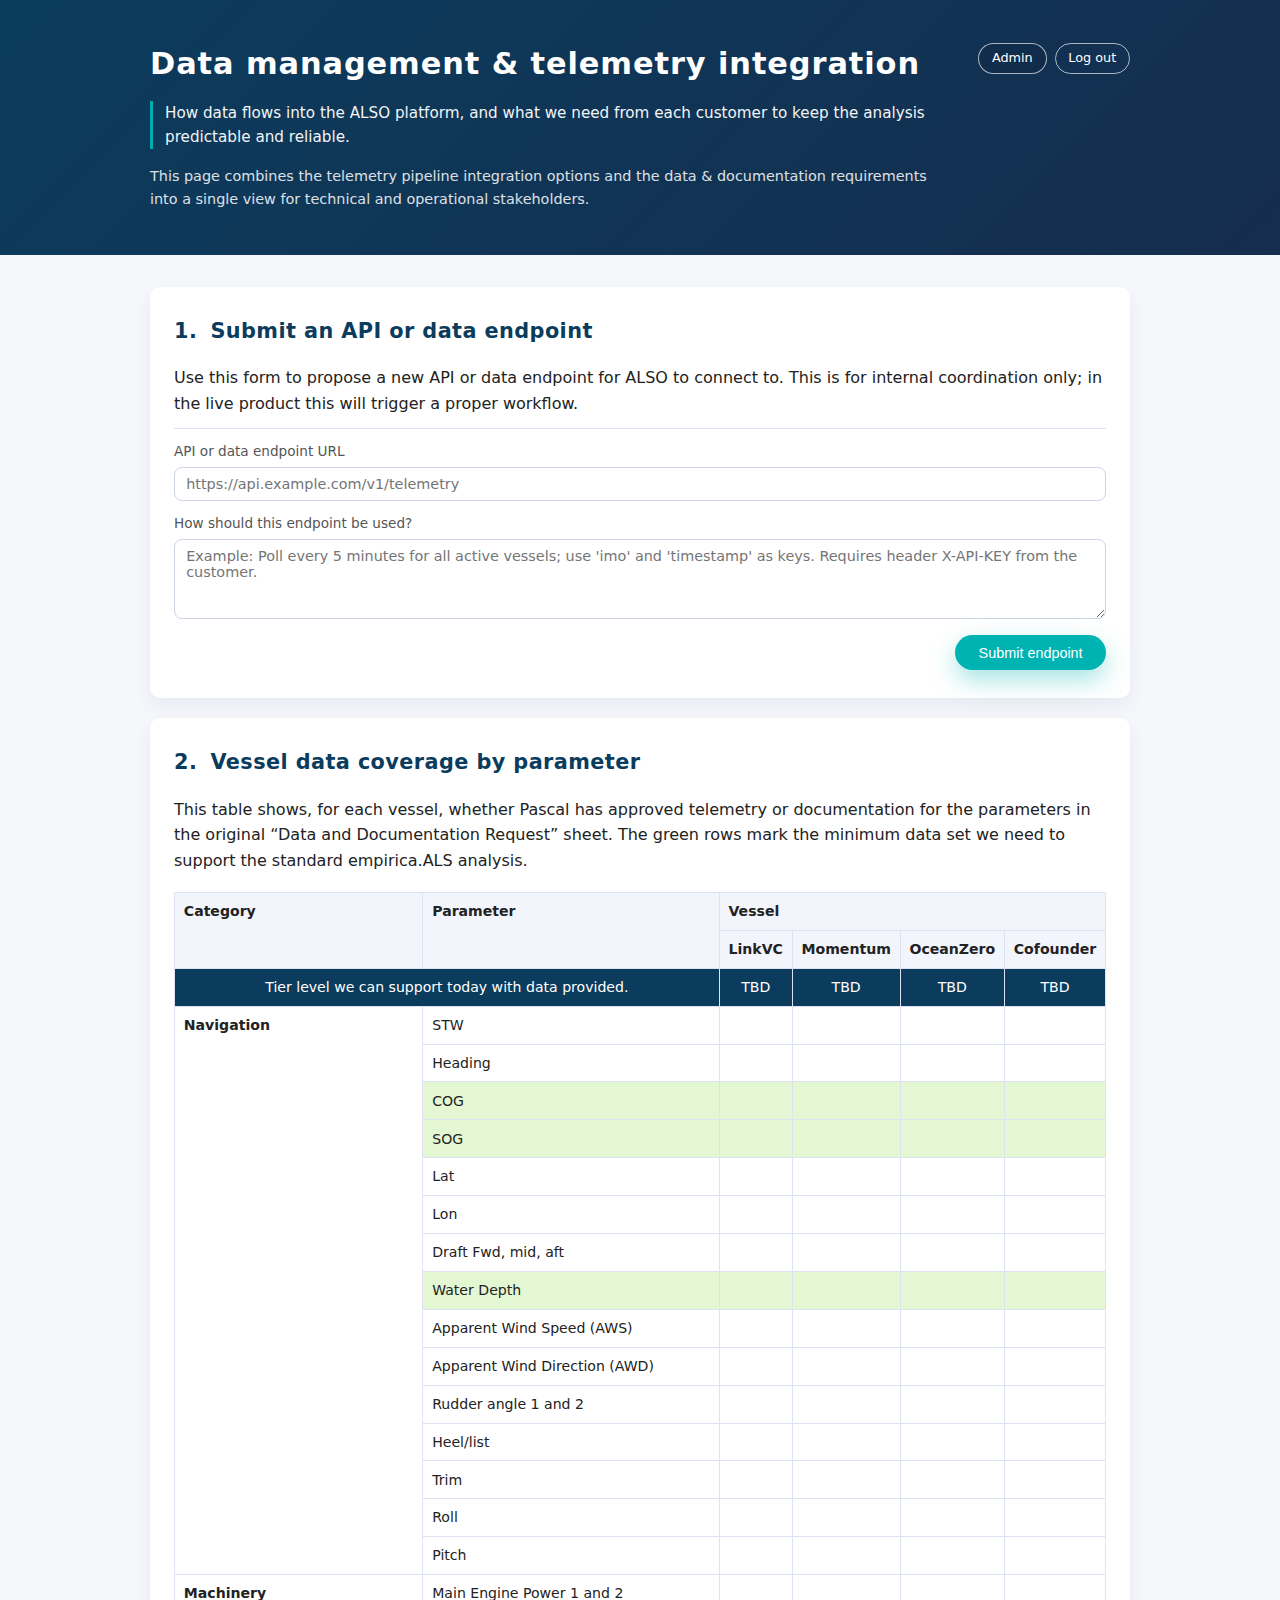
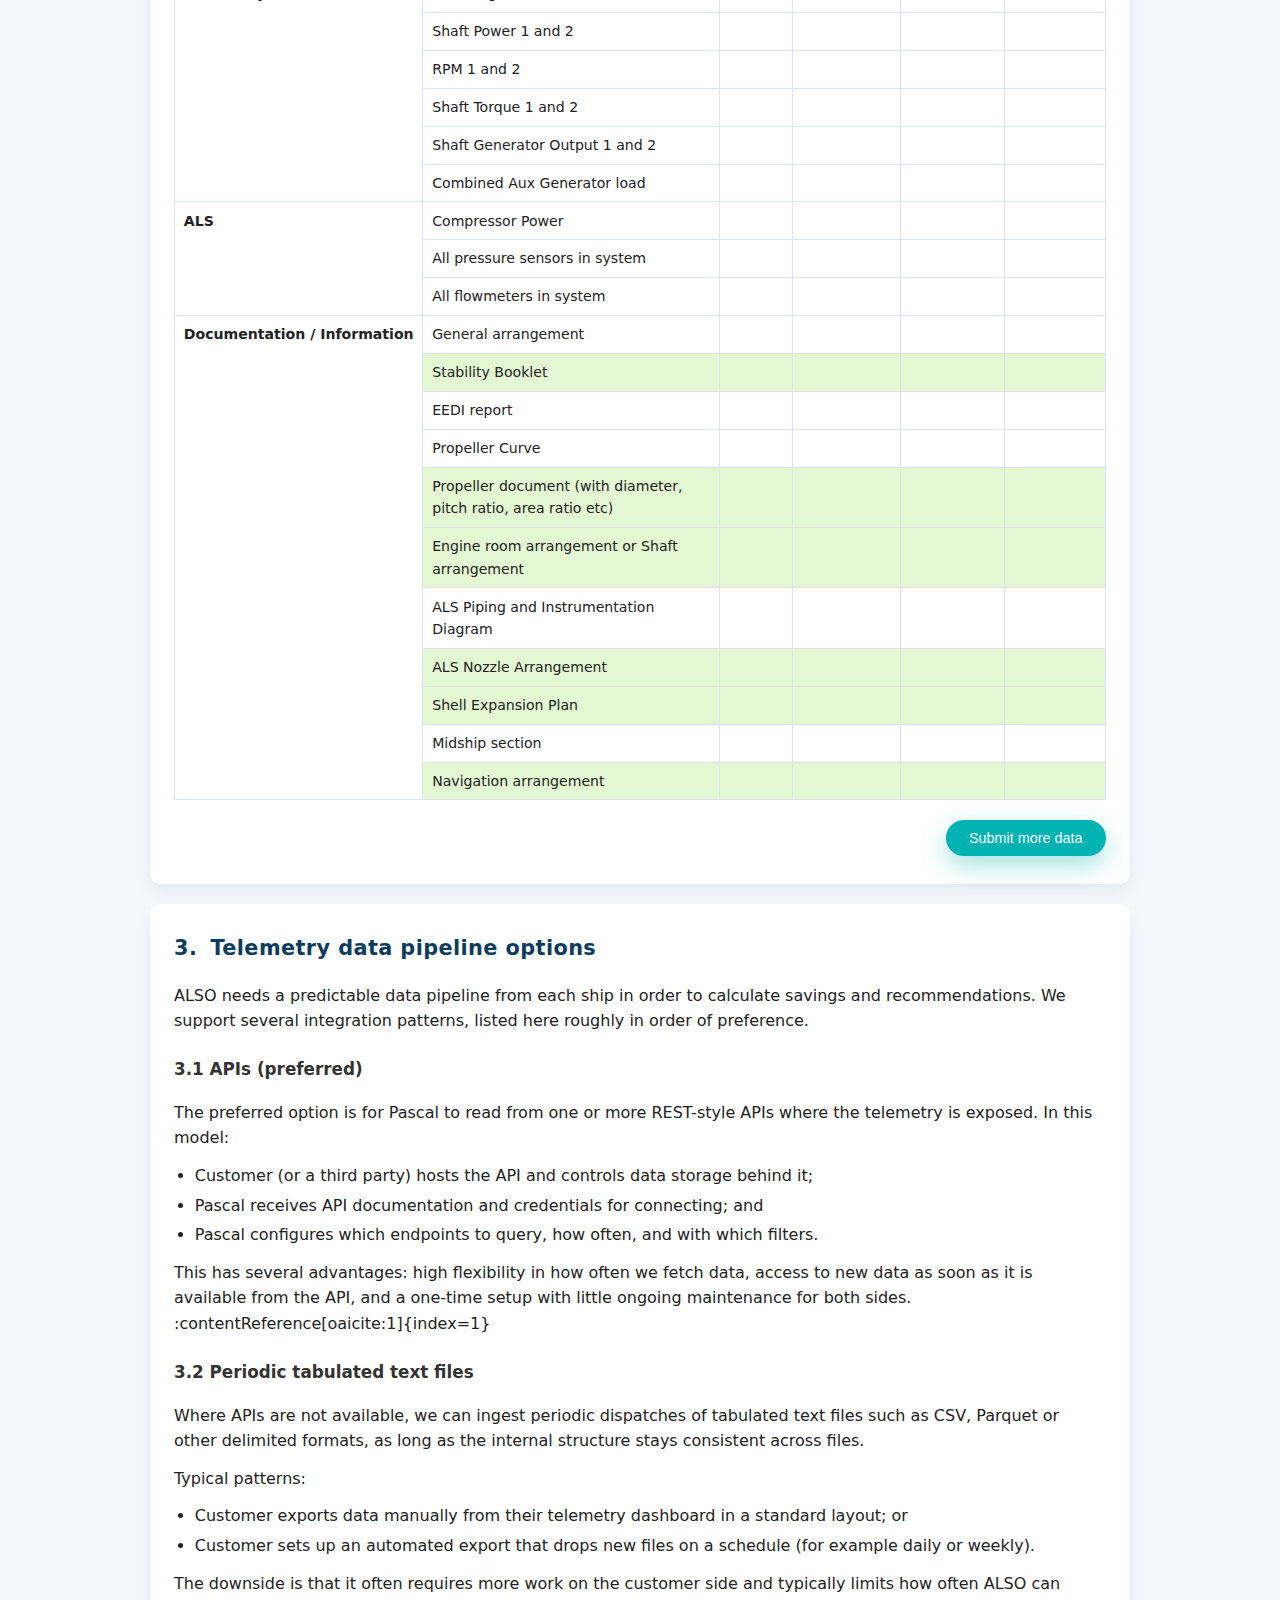
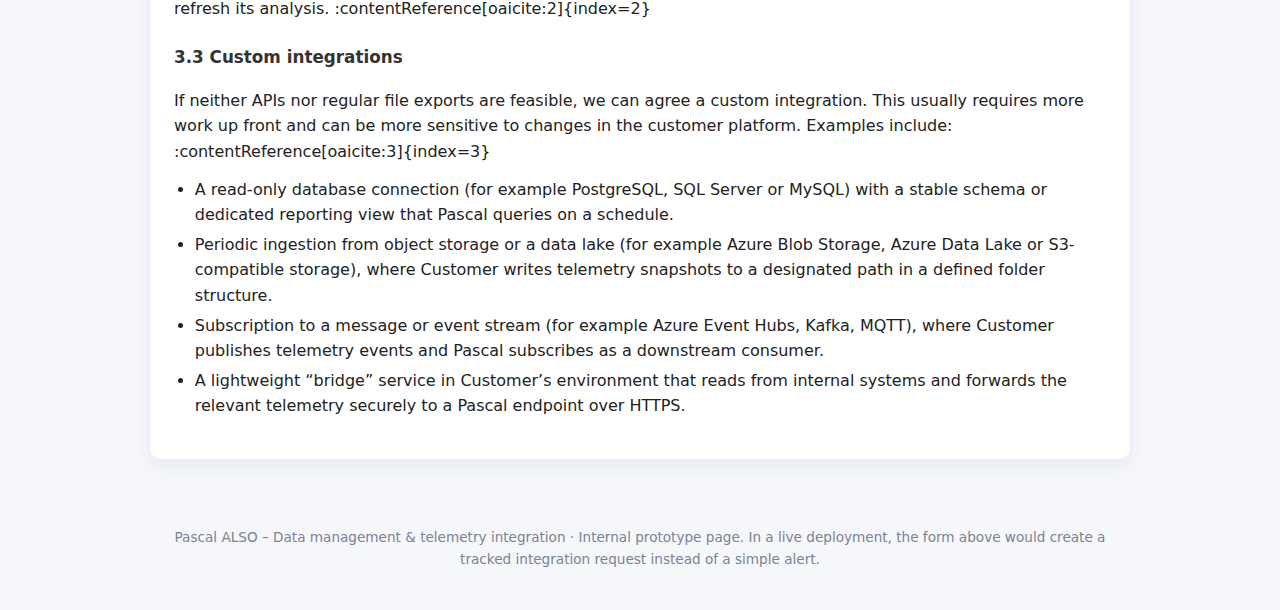
<file: data-management.html>
<!DOCTYPE html>
<html lang="en">
<head>
  <meta charset="utf-8" />
  <title>Pascal ALS – Data Management & Telemetry Integration</title>
  <meta name="viewport" content="width=device-width, initial-scale=1" />
  <meta name="description" content="Data management, telemetry integration and data & documentation requirements for the Pascal ALSO platform." />
  <style>
    :root {
      --primary: #0b3c5d;
      --accent: #00b3b3;
      --bg: #f5f7fb;
      --text: #222;
    }

    * {
      box-sizing: border-box;
    }

    body {
      margin: 0;
      font-family: system-ui, -apple-system, BlinkMacSystemFont, "Segoe UI", sans-serif;
      color: var(--text);
      background: var(--bg);
      line-height: 1.6;
    }

    header {
      background: linear-gradient(135deg, var(--primary), #152d4e);
      color: white;
      padding: 2.5rem 1.25rem;
    }

    .container {
      max-width: 980px;
      margin: 0 auto;
    }

    header h1 {
      margin: 0 0 0.5rem;
      font-size: 1.9rem;
      letter-spacing: 0.03em;
    }

    header p {
      margin: 0.2rem 0;
      max-width: 780px;
      opacity: 0.95;
    }

    header .meta {
      margin-top: 1rem;
      font-size: 0.9rem;
      opacity: 0.85;
    }

    main {
      padding: 2rem 1.25rem 3rem;
    }

    section {
      background: #fff;
      border-radius: 10px;
      padding: 1.75rem 1.5rem;
      margin-bottom: 1.25rem;
      box-shadow: 0 8px 18px rgba(15, 35, 95, 0.06);
    }

    h2 {
      margin-top: 0;
      font-size: 1.3rem;
      color: var(--primary);
      letter-spacing: 0.02em;
    }

    h3 {
      margin-top: 1.4rem;
      font-size: 1.05rem;
      color: #333;
    }

    p {
      margin: 0.35rem 0 0.75rem;
    }

    ul {
      padding-left: 1.3rem;
      margin: 0.1rem 0 0.75rem;
    }

    li {
      margin-bottom: 0.25rem;
    }

    .tagline {
      font-size: 0.95rem;
      border-left: 3px solid var(--accent);
      padding-left: 0.75rem;
      margin-top: 0.75rem;
    }

    .number {
      font-weight: 600;
      color: var(--primary);
      margin-right: 0.35rem;
    }

    .small {
      font-size: 0.9rem;
      opacity: 0.85;
    }

    .note {
      border-left: 3px solid var(--accent);
      padding-left: 0.75rem;
      margin: 0.25rem 0 0.8rem;
      font-size: 0.9rem;
      color: #444;
      background: #f5fbfb;
    }

    .table-scroll {
      overflow-x: auto;
    }

    table {
      border-collapse: collapse;
      width: 100%;
      margin: 0.4rem 0 1rem;
      font-size: 0.9rem;
    }

    th, td {
      border: 1px solid #dde3f3;
      padding: 0.45rem 0.55rem;
      text-align: left;
      vertical-align: top;
    }

    th {
      background: #f3f5fd;
      font-weight: 600;
      white-space: nowrap;
    }

    footer {
      text-align: center;
      font-size: 0.85rem;
      color: #7a8296;
      padding: 0 1.25rem 2.5rem;
    }

    a {
      color: var(--accent);
      text-decoration: none;
    }

    a:hover {
      text-decoration: underline;
    }

    /* API submission form at the top */
    .data-form {
      display: flex;
      flex-direction: column;
      gap: 0.75rem;
      margin-top: 0.75rem;
      padding-top: 0.75rem;
      border-top: 1px solid #dde3f3;
    }

    .data-form-row {
      display: flex;
      flex-wrap: wrap;
      gap: 0.75rem;
    }

    .data-field {
      display: flex;
      flex-direction: column;
      flex: 1 1 260px;
      min-width: 220px;
    }

    .data-field label {
      font-size: 0.85rem;
      color: #555;
      margin-bottom: 0.25rem;
    }

    .data-field input,
    .data-field textarea {
      padding: 0.5rem 0.7rem;
      border-radius: 0.5rem;
      border: 1px solid #cbd5e1;
      font-size: 0.9rem;
      font-family: inherit;
    }

    .data-field textarea {
      min-height: 80px;
      resize: vertical;
    }

    .data-field input:focus,
    .data-field textarea:focus {
      outline: 2px solid #38bdf8;
      outline-offset: 1px;
      border-color: #38bdf8;
    }

    .data-form-actions {
      display: flex;
      justify-content: flex-end;
      margin-top: 0.25rem;
    }

    .btn {
      display: inline-flex;
      align-items: center;
      justify-content: center;
      padding: 0.55rem 1.4rem;
      border-radius: 999px;
      border: 1px solid transparent;
      font-size: 0.9rem;
      font-weight: 500;
      cursor: pointer;
      text-decoration: none;
      white-space: nowrap;
      background: var(--accent);
      color: #ffffff;
      box-shadow: 0 10px 25px rgba(0, 179, 179, 0.35);
      transition:
        transform 0.15s ease,
        box-shadow 0.15s ease,
        background-color 0.15s ease,
        border-color 0.15s ease,
        color 0.15s ease;
    }

    .btn:hover {
      background: #039393;
      transform: translateY(-1px);
    }

    @media (max-width: 640px) {
      header {
        padding: 2rem 1.1rem;
      }

      main {
        padding: 1.5rem 1.1rem 2.5rem;
      }

      section {
        padding: 1.4rem 1.15rem;
      }
    }

        .header-top {
      display: flex;
      align-items: flex-start;
      justify-content: space-between;
      gap: 1.5rem;
    }

    .header-main {
      max-width: 780px;
    }

    .header-actions {
      display: flex;
      flex-direction: row;
      align-items: center;
      gap: 0.5rem;
      margin-top: 0.2rem;
    }

    .header-link {
      display: inline-flex;
      align-items: center;
      justify-content: center;
      padding: 0.25rem 0.8rem;
      border-radius: 999px;
      border: 1px solid rgba(255, 255, 255, 0.65);
      font-size: 0.8rem;
      text-decoration: none;
      color: #ffffff;
      background: rgba(15, 23, 42, 0.15);
      white-space: nowrap;
    }

    .header-link-ghost {
      background: transparent;
    }

    .header-link:hover {
      background: rgba(15, 23, 42, 0.28);
      text-decoration: none;
    }

    @media (max-width: 640px) {
      .header-top {
        flex-direction: column;
        align-items: flex-start;
      }

      .header-actions {
        margin-top: 0.75rem;
      }
    }


    /* Vessel data coverage table */
    .vessel-coverage th,
    .vessel-coverage td {
      font-size: 0.88rem;
    }

    .vessel-coverage .category-cell {
      white-space: nowrap;
      font-weight: 600;
    }

    .vessel-coverage .tier-row th,
    .vessel-coverage .tier-row td {
      background: #0b3c5d;
      color: #ffffff;
      text-align: center;
      font-weight: 500;
    }

    .vessel-coverage .tier-label {
      text-align: left;
    }

    .vessel-coverage .tick-cell {
      text-align: center;
    }

    .vessel-coverage tr.min-required td {
      background: #e3f7d3;
    }

  </style>
</head>

<body>
  <header>
    <div class="container">
      <div class="header-top">
        <div class="header-main">
          <h1>Data management &amp; telemetry integration</h1>
          <p class="tagline">
            How data flows into the ALSO platform, and what we need from each customer to keep the
            analysis predictable and reliable.
          </p>
          <p class="meta">
            This page combines the telemetry pipeline integration options and the data &amp;
            documentation requirements into a single view for technical and operational stakeholders.
          </p>
        </div>

        <div class="header-actions">
          <a href="admin.html" class="header-link">Admin</a>
          <a href="index.html" class="header-link header-link-ghost">Log out</a>
        </div>
      </div>
    </div>
  </header>


  <main>
    <div class="container">

      <!-- 1. API link submission form -->
      <section id="api-form-section">
        <h2><span class="number">1.</span> Submit an API or data endpoint</h2>
        <p>
          Use this form to propose a new API or data endpoint for ALSO to connect to. This is for
          internal coordination only; in the live product this will trigger a proper workflow.
        </p>

        <form id="api-endpoint-form" class="data-form">
          <div class="data-form-row">
            <div class="data-field">
              <label for="api-url">API or data endpoint URL</label>
              <input
                type="url"
                id="api-url"
                name="apiUrl"
                placeholder="https://api.example.com/v1/telemetry"
                required
              />
            </div>
          </div>

          <div class="data-form-row">
            <div class="data-field">
              <label for="api-note">How should this endpoint be used?</label>
              <textarea
                id="api-note"
                name="apiNote"
                placeholder="Example: Poll every 5 minutes for all active vessels; use 'imo' and 'timestamp' as keys. Requires header X-API-KEY from the customer."
                required
              ></textarea>
            </div>
          </div>

          <div class="data-form-actions">
            <button type="submit" class="btn">
              Submit endpoint
            </button>
          </div>
        </form>
      </section>

      <!-- 2. Vessel data coverage by parameter -->
      <section id="vessel-data-coverage">
        <h2><span class="number">2.</span> Vessel data coverage by parameter</h2>
        <p>
          This table shows, for each vessel, whether Pascal has approved telemetry or documentation
          for the parameters in the original “Data and Documentation Request” sheet. The green rows
          mark the minimum data set we need to support the standard empirica.ALS analysis.
        </p>

        <div class="table-scroll">
          <table class="vessel-coverage">
            <thead>
              <tr>
                <th rowspan="2">Category</th>
                <th rowspan="2">Parameter</th>
                <th colspan="4">Vessel</th>
              </tr>
              <tr>
                <th>LinkVC</th>
                <th>Momentum</th>
                <th>OceanZero</th>
                <th>Cofounder</th>
              </tr>
              <tr class="tier-row">
                <th colspan="2" class="tier-label">Tier level we can support today with data provided.</th>
                <td class="tier-cell">TBD</td>
                <td class="tier-cell">TBD</td>
                <td class="tier-cell">TBD</td>
                <td class="tier-cell">TBD</td>
              </tr>
            </thead>
            <tbody>
              <!-- Navigation -->
              <tr>
                <td rowspan="15" class="category-cell">Navigation</td>
                <td>STW</td>
                <td class="tick-cell"></td>
                <td class="tick-cell"></td>
                <td class="tick-cell"></td>
                <td class="tick-cell"></td>
              </tr>
              <tr>
                <td>Heading</td>
                <td class="tick-cell"></td>
                <td class="tick-cell"></td>
                <td class="tick-cell"></td>
                <td class="tick-cell"></td>
              </tr>
              <tr class="min-required">
                <td>COG</td>
                <td class="tick-cell"></td>
                <td class="tick-cell"></td>
                <td class="tick-cell"></td>
                <td class="tick-cell"></td>
              </tr>
              <tr class="min-required">
                <td>SOG</td>
                <td class="tick-cell"></td>
                <td class="tick-cell"></td>
                <td class="tick-cell"></td>
                <td class="tick-cell"></td>
              </tr>
              <tr>
                <td>Lat</td>
                <td class="tick-cell"></td>
                <td class="tick-cell"></td>
                <td class="tick-cell"></td>
                <td class="tick-cell"></td>
              </tr>
              <tr>
                <td>Lon</td>
                <td class="tick-cell"></td>
                <td class="tick-cell"></td>
                <td class="tick-cell"></td>
                <td class="tick-cell"></td>
              </tr>
              <tr>
                <td>Draft Fwd, mid, aft</td>
                <td class="tick-cell"></td>
                <td class="tick-cell"></td>
                <td class="tick-cell"></td>
                <td class="tick-cell"></td>
              </tr>
              <tr class="min-required">
                <td>Water Depth</td>
                <td class="tick-cell"></td>
                <td class="tick-cell"></td>
                <td class="tick-cell"></td>
                <td class="tick-cell"></td>
              </tr>
              <tr>
                <td>Apparent Wind Speed (AWS)</td>
                <td class="tick-cell"></td>
                <td class="tick-cell"></td>
                <td class="tick-cell"></td>
                <td class="tick-cell"></td>
              </tr>
              <tr>
                <td>Apparent Wind Direction (AWD)</td>
                <td class="tick-cell"></td>
                <td class="tick-cell"></td>
                <td class="tick-cell"></td>
                <td class="tick-cell"></td>
              </tr>
              <tr>
                <td>Rudder angle 1 and 2</td>
                <td class="tick-cell"></td>
                <td class="tick-cell"></td>
                <td class="tick-cell"></td>
                <td class="tick-cell"></td>
              </tr>
              <tr>
                <td>Heel/list</td>
                <td class="tick-cell"></td>
                <td class="tick-cell"></td>
                <td class="tick-cell"></td>
                <td class="tick-cell"></td>
              </tr>
              <tr>
                <td>Trim</td>
                <td class="tick-cell"></td>
                <td class="tick-cell"></td>
                <td class="tick-cell"></td>
                <td class="tick-cell"></td>
              </tr>
              <tr>
                <td>Roll</td>
                <td class="tick-cell"></td>
                <td class="tick-cell"></td>
                <td class="tick-cell"></td>
                <td class="tick-cell"></td>
              </tr>
              <tr>
                <td>Pitch</td>
                <td class="tick-cell"></td>
                <td class="tick-cell"></td>
                <td class="tick-cell"></td>
                <td class="tick-cell"></td>
              </tr>

              <!-- Machinery -->
              <tr>
                <td rowspan="6" class="category-cell">Machinery</td>
                <td>Main Engine Power 1 and 2</td>
                <td class="tick-cell"></td>
                <td class="tick-cell"></td>
                <td class="tick-cell"></td>
                <td class="tick-cell"></td>
              </tr>
              <tr>
                <td>Shaft Power 1 and 2</td>
                <td class="tick-cell"></td>
                <td class="tick-cell"></td>
                <td class="tick-cell"></td>
                <td class="tick-cell"></td>
              </tr>
              <tr>
                <td>RPM 1 and 2</td>
                <td class="tick-cell"></td>
                <td class="tick-cell"></td>
                <td class="tick-cell"></td>
                <td class="tick-cell"></td>
              </tr>
              <tr>
                <td>Shaft Torque 1 and 2</td>
                <td class="tick-cell"></td>
                <td class="tick-cell"></td>
                <td class="tick-cell"></td>
                <td class="tick-cell"></td>
              </tr>
              <tr>
                <td>Shaft Generator Output 1 and 2</td>
                <td class="tick-cell"></td>
                <td class="tick-cell"></td>
                <td class="tick-cell"></td>
                <td class="tick-cell"></td>
              </tr>
              <tr>
                <td>Combined Aux Generator load</td>
                <td class="tick-cell"></td>
                <td class="tick-cell"></td>
                <td class="tick-cell"></td>
                <td class="tick-cell"></td>
              </tr>

              <!-- ALS -->
              <tr>
                <td rowspan="3" class="category-cell">ALS</td>
                <td>Compressor Power</td>
                <td class="tick-cell"></td>
                <td class="tick-cell"></td>
                <td class="tick-cell"></td>
                <td class="tick-cell"></td>
              </tr>
              <tr>
                <td>All pressure sensors in system</td>
                <td class="tick-cell"></td>
                <td class="tick-cell"></td>
                <td class="tick-cell"></td>
                <td class="tick-cell"></td>
              </tr>
              <tr>
                <td>All flowmeters in system</td>
                <td class="tick-cell"></td>
                <td class="tick-cell"></td>
                <td class="tick-cell"></td>
                <td class="tick-cell"></td>
              </tr>

              <!-- Documentation / Information -->
              <tr>
                <td rowspan="11" class="category-cell">Documentation / Information</td>
                <td class="min-required">General arrangement</td>
                <td class="tick-cell"></td>
                <td class="tick-cell"></td>
                <td class="tick-cell"></td>
                <td class="tick-cell"></td>
              </tr>
              <tr class="min-required">
                <td>Stability Booklet</td>
                <td class="tick-cell"></td>
                <td class="tick-cell"></td>
                <td class="tick-cell"></td>
                <td class="tick-cell"></td>
              </tr>
              <tr>
                <td>EEDI report</td>
                <td class="tick-cell"></td>
                <td class="tick-cell"></td>
                <td class="tick-cell"></td>
                <td class="tick-cell"></td>
              </tr>
              <tr>
                <td>Propeller Curve</td>
                <td class="tick-cell"></td>
                <td class="tick-cell"></td>
                <td class="tick-cell"></td>
                <td class="tick-cell"></td>
              </tr>
              <tr class="min-required">
                <td>Propeller document (with diameter, pitch ratio, area ratio etc)</td>
                <td class="tick-cell"></td>
                <td class="tick-cell"></td>
                <td class="tick-cell"></td>
                <td class="tick-cell"></td>
              </tr>
              <tr class="min-required">
                <td>Engine room arrangement or Shaft arrangement</td>
                <td class="tick-cell"></td>
                <td class="tick-cell"></td>
                <td class="tick-cell"></td>
                <td class="tick-cell"></td>
              </tr>
              <tr>
                <td>ALS Piping and Instrumentation Diagram</td>
                <td class="tick-cell"></td>
                <td class="tick-cell"></td>
                <td class="tick-cell"></td>
                <td class="tick-cell"></td>
              </tr>
              <tr class="min-required">
                <td>ALS Nozzle Arrangement</td>
                <td class="tick-cell"></td>
                <td class="tick-cell"></td>
                <td class="tick-cell"></td>
                <td class="tick-cell"></td>
              </tr>
              <tr class="min-required">
                <td>Shell Expansion Plan</td>
                <td class="tick-cell"></td>
                <td class="tick-cell"></td>
                <td class="tick-cell"></td>
                <td class="tick-cell"></td>
              </tr>
              <tr>
                <td>Midship section</td>
                <td class="tick-cell"></td>
                <td class="tick-cell"></td>
                <td class="tick-cell"></td>
                <td class="tick-cell"></td>
              </tr>
              <tr class="min-required">
                <td>Navigation arrangement</td>
                <td class="tick-cell"></td>
                <td class="tick-cell"></td>
                <td class="tick-cell"></td>
                <td class="tick-cell"></td>
              </tr>
            </tbody>
          </table>
        </div>

          <div class="data-form-actions">
            <button type="submit" class="btn">
              Submit more data
            </button>
          </div>
      </section>

      <!-- 3. Telemetry pipeline integration options -->
      <section id="telemetry">
        <h2><span class="number">3.</span> Telemetry data pipeline options</h2>
        <p>
          ALSO needs a predictable data pipeline from each ship in order to calculate savings and
          recommendations. We support several integration patterns, listed here roughly in order of
          preference.
        </p>

        <h3>3.1 APIs (preferred)</h3>
        <p>
          The preferred option is for Pascal to read from one or more REST-style APIs where the
          telemetry is exposed. In this model:
        </p>
        <ul>
          <li>Customer (or a third party) hosts the API and controls data storage behind it;</li>
          <li>Pascal receives API documentation and credentials for connecting; and</li>
          <li>Pascal configures which endpoints to query, how often, and with which filters.</li>
        </ul>
        <p>
          This has several advantages: high flexibility in how often we fetch data, access to new
          data as soon as it is available from the API, and a one-time setup with little ongoing
          maintenance for both sides. :contentReference[oaicite:1]{index=1}
        </p>

        <h3>3.2 Periodic tabulated text files</h3>
        <p>
          Where APIs are not available, we can ingest periodic dispatches of tabulated text files
          such as CSV, Parquet or other delimited formats, as long as the internal structure stays
          consistent across files.
        </p>
        <p>
          Typical patterns:
        </p>
        <ul>
          <li>Customer exports data manually from their telemetry dashboard in a standard layout; or</li>
          <li>Customer sets up an automated export that drops new files on a schedule
              (for example daily or weekly).</li>
        </ul>
        <p>
          The downside is that it often requires more work on the customer side and typically
          limits how often ALSO can refresh its analysis. :contentReference[oaicite:2]{index=2}
        </p>

        <h3>3.3 Custom integrations</h3>
        <p>
          If neither APIs nor regular file exports are feasible, we can agree a custom integration.
          This usually requires more work up front and can be more sensitive to changes in the
          customer platform. Examples include: :contentReference[oaicite:3]{index=3}
        </p>
        <ul>
          <li>
            A read-only database connection (for example PostgreSQL, SQL Server or MySQL) with a
            stable schema or dedicated reporting view that Pascal queries on a schedule.
          </li>
          <li>
            Periodic ingestion from object storage or a data lake (for example Azure Blob Storage,
            Azure Data Lake or S3-compatible storage), where Customer writes telemetry snapshots
            to a designated path in a defined folder structure.
          </li>
          <li>
            Subscription to a message or event stream (for example Azure Event Hubs, Kafka, MQTT),
            where Customer publishes telemetry events and Pascal subscribes as a downstream
            consumer.
          </li>
          <li>
            A lightweight “bridge” service in Customer’s environment that reads from internal
            systems and forwards the relevant telemetry securely to a Pascal endpoint over HTTPS.
          </li>
        </ul>
      </section>
      
    </div>
  </main>

  <footer>
    <div class="container">
      Pascal ALSO – Data management &amp; telemetry integration · Internal prototype page. In a live
      deployment, the form above would create a tracked integration request instead of a simple alert.
    </div>
  </footer>

  <script>
    (function () {
      var form = document.getElementById('api-endpoint-form');
      var urlInput = document.getElementById('api-url');
      var noteInput = document.getElementById('api-note');

      form.addEventListener('submit', function (event) {
        event.preventDefault();

        var url = (urlInput.value || '').trim();
        var note = (noteInput.value || '').trim();

        if (!url) {
          urlInput.focus();
          return;
        }
        if (!note) {
          noteInput.focus();
          return;
        }

        // Prototype behaviour only – swap this out later for real backend logic
        alert(
          'New data endpoint submitted:\\n\\n' +
          'URL: ' + url + '\\n' +
          'Usage note: ' + note
        );

        urlInput.value = '';
        noteInput.value = '';
      });
    })();
  </script>
</body>
</html>
</file>
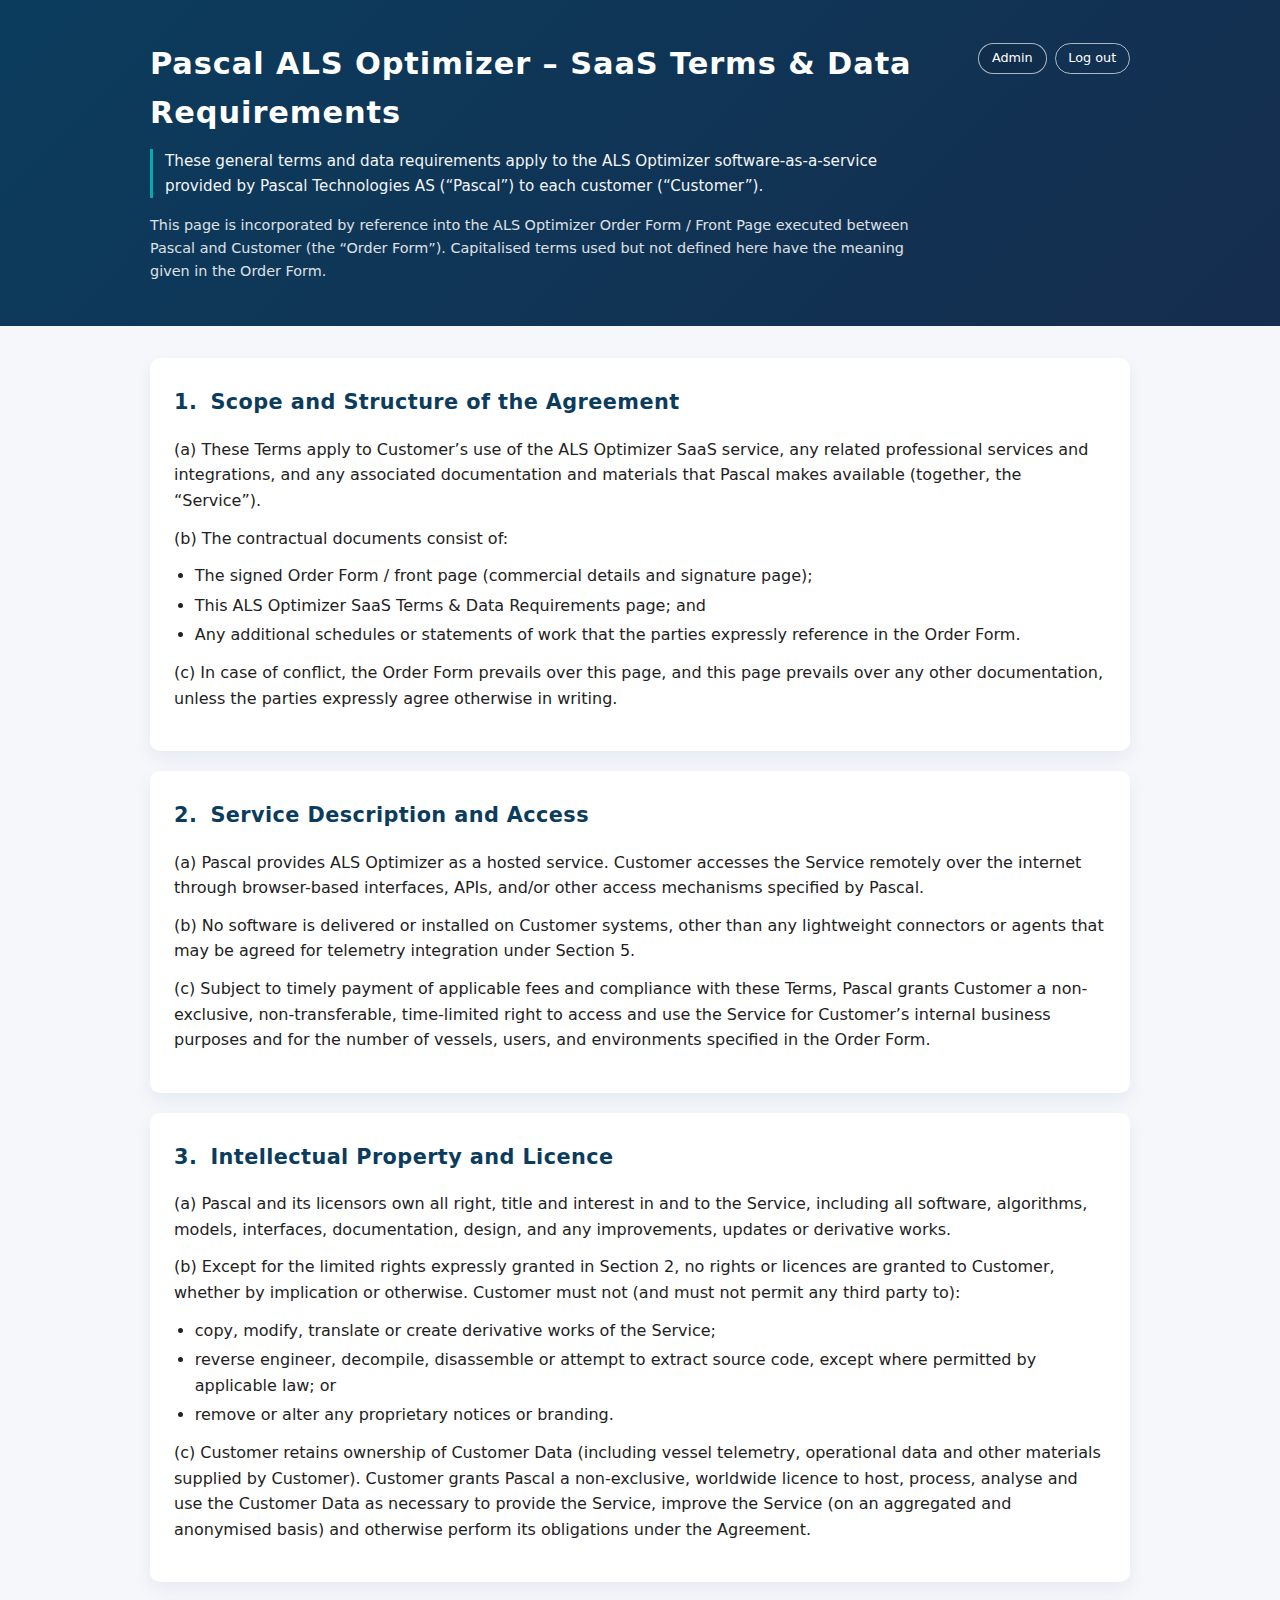
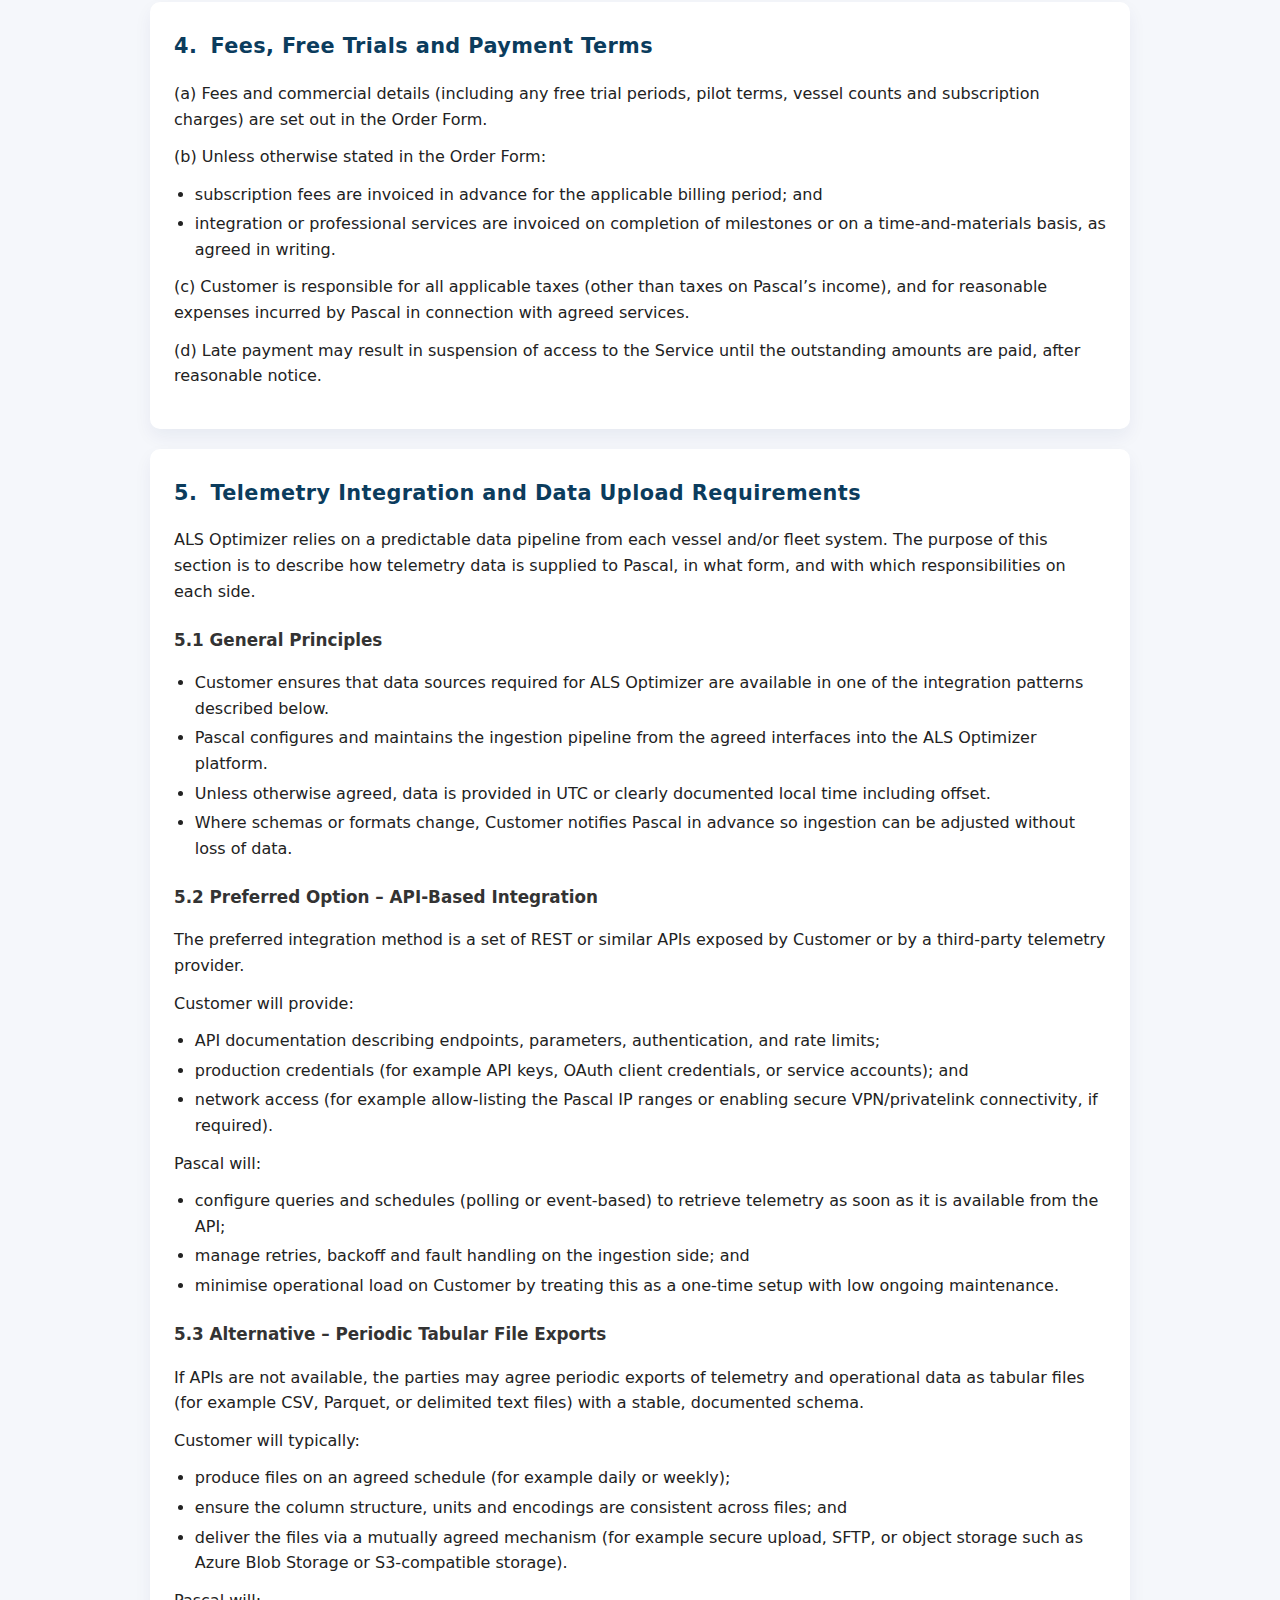
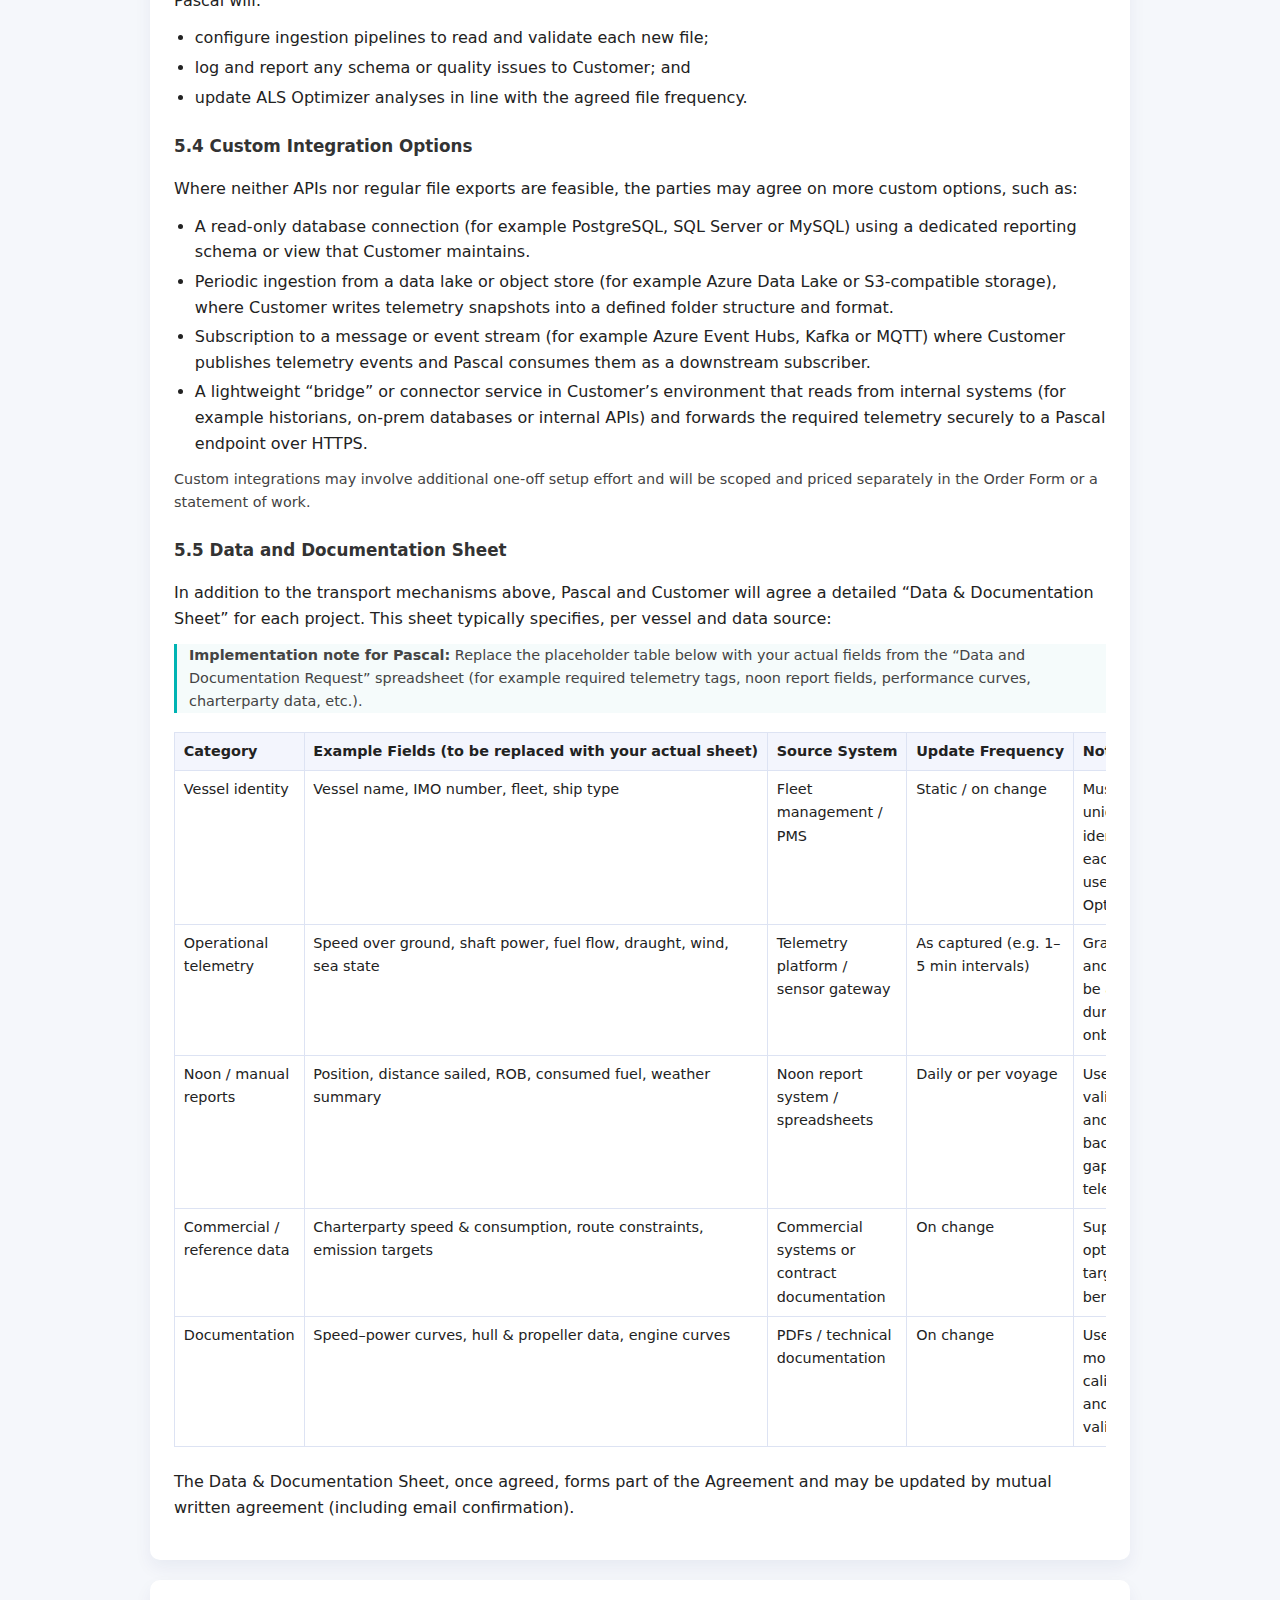
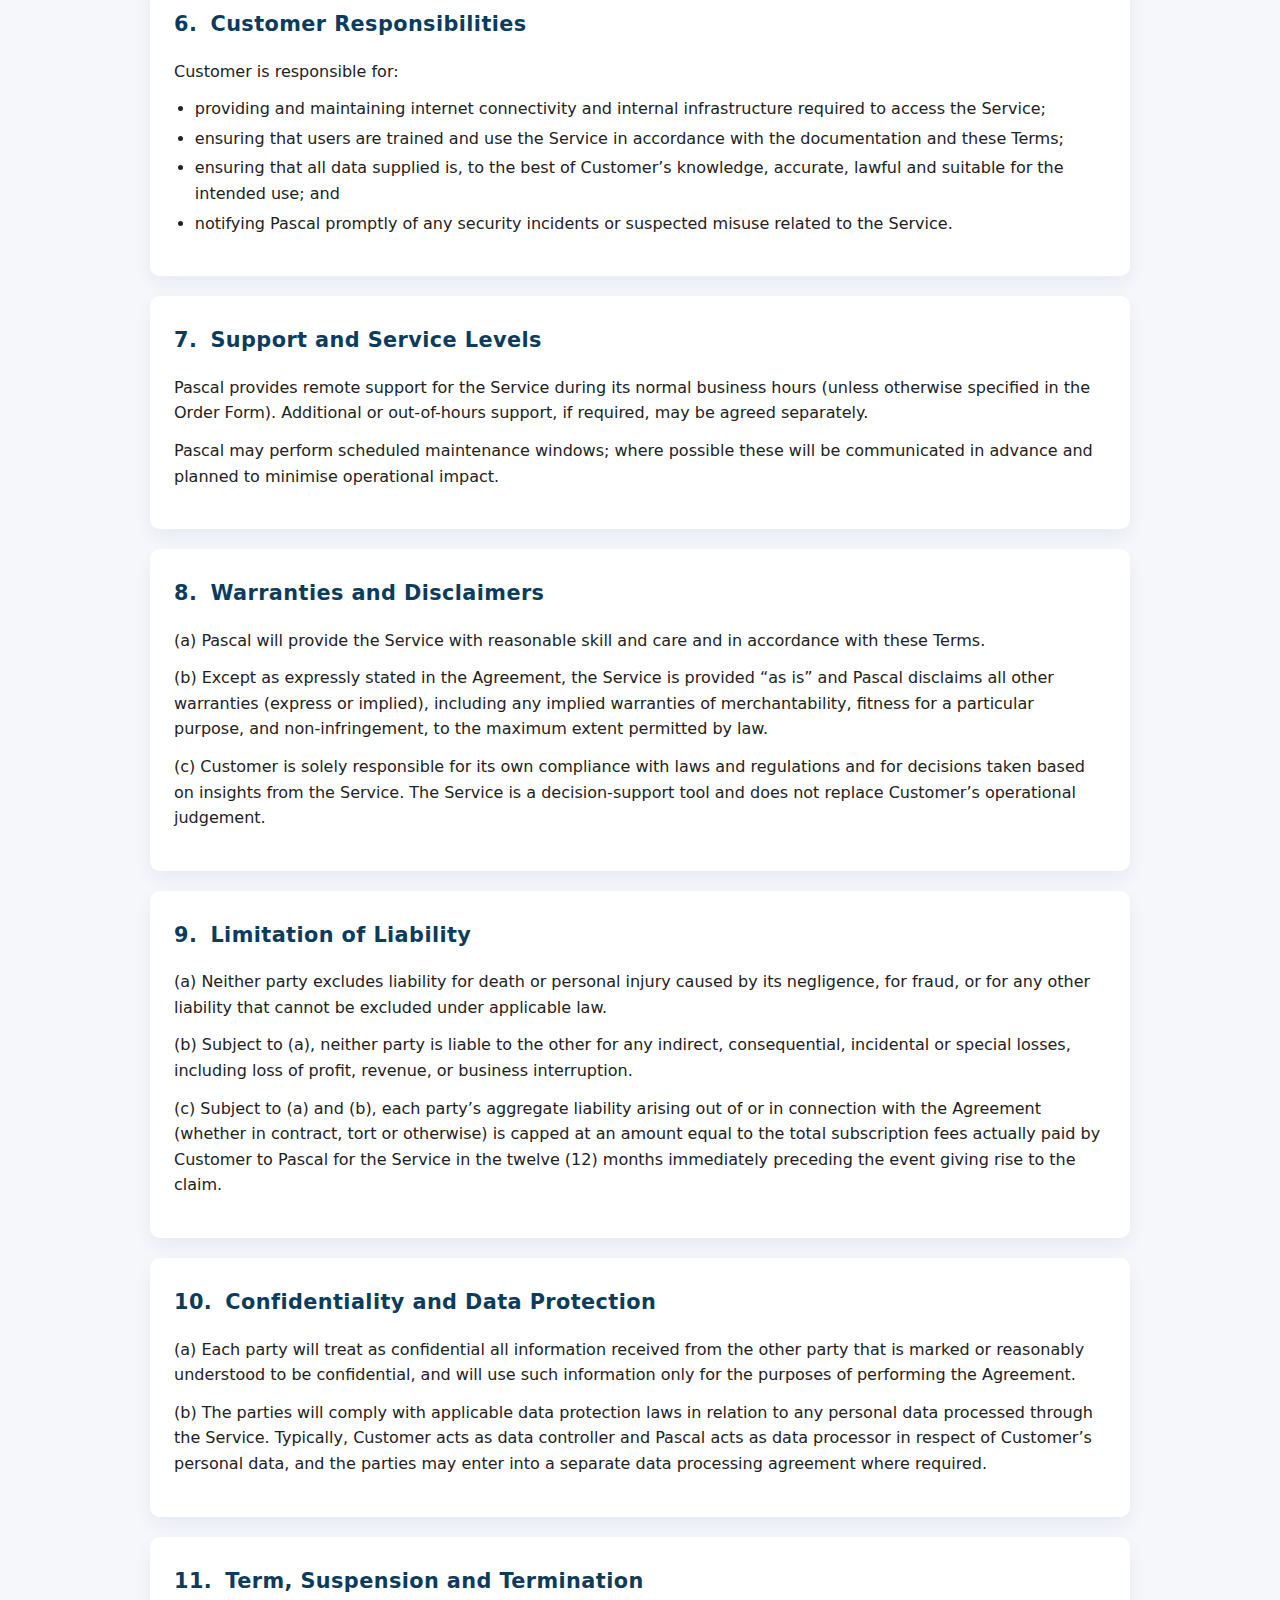
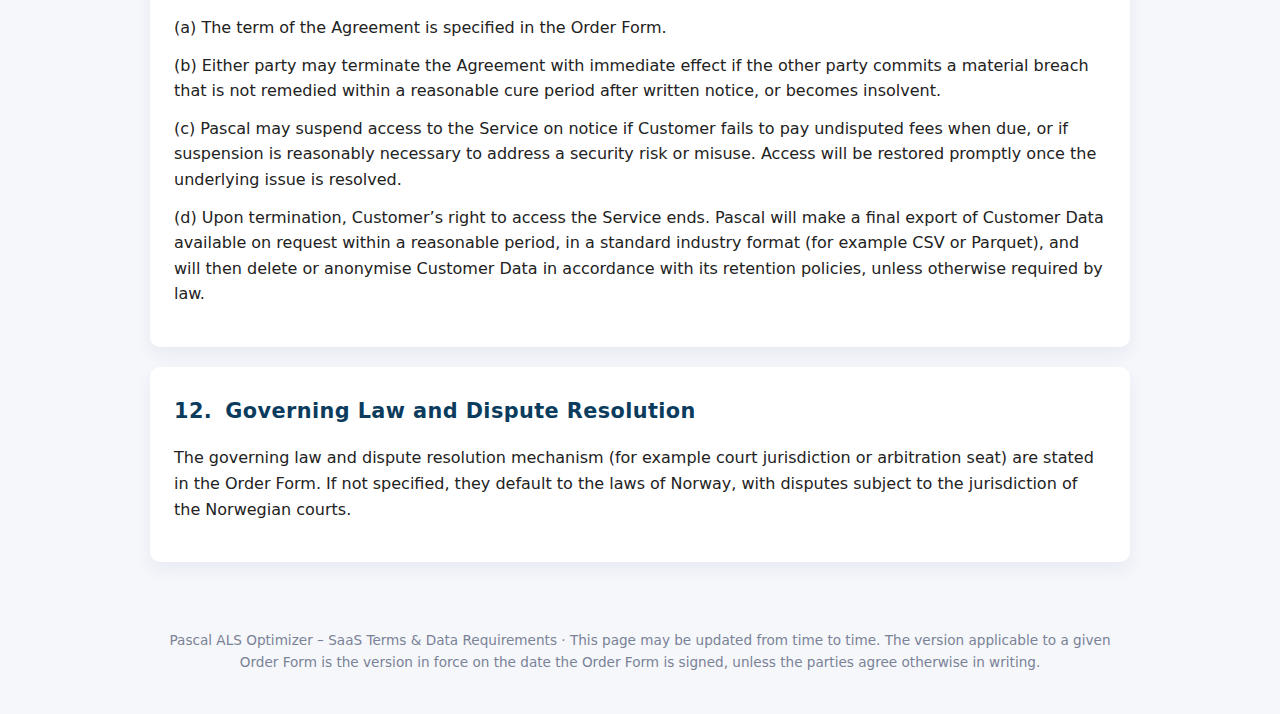
<file: terms.html>
<!DOCTYPE html>
<html lang="en">
<head>
  <meta charset="utf-8" />
  <title>Pascal Technologies – ALS Optimizer SaaS Terms & Data Requirements</title>
  <meta name="viewport" content="width=device-width, initial-scale=1" />
  <meta name="description" content="General terms and data requirements for the Pascal ALS Optimizer SaaS service." />
  <style>
    :root {
      --primary: #0b3c5d;
      --accent: #00b3b3;
      --bg: #f5f7fb;
      --text: #222;
    }

    * {
      box-sizing: border-box;
    }

    body {
      margin: 0;
      font-family: system-ui, -apple-system, BlinkMacSystemFont, "Segoe UI", sans-serif;
      color: var(--text);
      background: var(--bg);
      line-height: 1.6;
    }

    header {
      background: linear-gradient(135deg, var(--primary), #152d4e);
      color: white;
      padding: 2.5rem 1.25rem;
    }

    .container {
      max-width: 980px;
      margin: 0 auto;
    }

    header h1 {
      margin: 0 0 0.5rem;
      font-size: 1.9rem;
      letter-spacing: 0.03em;
    }

    header p {
      margin: 0.2rem 0;
      max-width: 780px;
      opacity: 0.95;
    }

    header .meta {
      margin-top: 1rem;
      font-size: 0.9rem;
      opacity: 0.85;
    }

    main {
      padding: 2rem 1.25rem 3rem;
    }

    section {
      background: #fff;
      border-radius: 10px;
      padding: 1.75rem 1.5rem;
      margin-bottom: 1.25rem;
      box-shadow: 0 8px 18px rgba(15, 35, 95, 0.06);
    }

    h2 {
      margin-top: 0;
      font-size: 1.3rem;
      color: var(--primary);
      letter-spacing: 0.02em;
    }

    h3 {
      margin-top: 1.4rem;
      font-size: 1.05rem;
      color: #333;
    }

    p {
      margin: 0.35rem 0 0.75rem;
    }

    ul {
      padding-left: 1.3rem;
      margin: 0.1rem 0 0.75rem;
    }

    li {
      margin-bottom: 0.25rem;
    }

    code {
      font-family: "JetBrains Mono", ui-monospace, SFMono-Regular, Menlo, Monaco, Consolas, "Liberation Mono", "Courier New", monospace;
      font-size: 0.85em;
      background: #f0f3fa;
      padding: 0.05rem 0.35rem;
      border-radius: 4px;
    }

    .tagline {
      font-size: 0.95rem;
      border-left: 3px solid var(--accent);
      padding-left: 0.75rem;
      margin-top: 0.75rem;
    }

    .number {
      font-weight: 600;
      color: var(--primary);
      margin-right: 0.35rem;
    }

    .small {
      font-size: 0.9rem;
      opacity: 0.85;
    }

    .note {
      border-left: 3px solid var(--accent);
      padding-left: 0.75rem;
      margin: 0.25rem 0 0.8rem;
      font-size: 0.9rem;
      color: #444;
      background: #f5fbfb;
    }

    .table-scroll {
      overflow-x: auto;
    }

    table {
      border-collapse: collapse;
      width: 100%;
      margin: 0.4rem 0 1rem;
      font-size: 0.9rem;
    }

    th, td {
      border: 1px solid #dde3f3;
      padding: 0.45rem 0.55rem;
      text-align: left;
      vertical-align: top;
    }

    th {
      background: #f3f5fd;
      font-weight: 600;
      white-space: nowrap;
    }

    footer {
      text-align: center;
      font-size: 0.85rem;
      color: #7a8296;
      padding: 0 1.25rem 2.5rem;
    }

    a {
      color: var(--accent);
      text-decoration: none;
    }

    a:hover {
      text-decoration: underline;
    }

    .header-top {
      display: flex;
      align-items: flex-start;
      justify-content: space-between;
      gap: 1.5rem;
    }

    .header-main {
      max-width: 780px;
    }

    .header-actions {
      display: flex;
      flex-direction: row;
      align-items: center;
      gap: 0.5rem;
      margin-top: 0.2rem;
    }

    .header-link {
      display: inline-flex;
      align-items: center;
      justify-content: center;
      padding: 0.25rem 0.8rem;
      border-radius: 999px;
      border: 1px solid rgba(255, 255, 255, 0.65);
      font-size: 0.8rem;
      text-decoration: none;
      color: #ffffff;
      background: rgba(15, 23, 42, 0.15);
      white-space: nowrap;
    }

    .header-link-ghost {
      background: transparent;
    }

    .header-link:hover {
      background: rgba(15, 23, 42, 0.28);
      text-decoration: none;
    }

    @media (max-width: 640px) {
      .header-top {
        flex-direction: column;
        align-items: flex-start;
      }

      .header-actions {
        margin-top: 0.75rem;
      }
    }


  </style>
</head>

<body>
    <header>
    <div class="container">
      <div class="header-top">
        <div class="header-main">
          <h1>Pascal ALS Optimizer – SaaS Terms &amp; Data Requirements</h1>
          <p class="tagline">
            These general terms and data requirements apply to the ALS Optimizer software-as-a-service
            provided by Pascal Technologies AS (“Pascal”) to each customer (“Customer”).
          </p>
          <p class="meta">
            This page is incorporated by reference into the ALS Optimizer Order Form / Front Page
            executed between Pascal and Customer (the “Order Form”). Capitalised terms used but not
            defined here have the meaning given in the Order Form.
          </p>
        </div>

        <div class="header-actions">
          <a href="admin.html" class="header-link">Admin</a>
          <a href="index.html" class="header-link header-link-ghost">Log out</a>
        </div>
      </div>
    </div>
  </header>


  <main>
    <div class="container">

      <!-- 1. Scope & Structure -->
      <section id="scope">
        <h2><span class="number">1.</span> Scope and Structure of the Agreement</h2>
        <p>
          (a) These Terms apply to Customer’s use of the ALS Optimizer SaaS service, any related
          professional services and integrations, and any associated documentation and materials
          that Pascal makes available (together, the “Service”).
        </p>
        <p>
          (b) The contractual documents consist of:
        </p>
        <ul>
          <li>The signed Order Form / front page (commercial details and signature page);</li>
          <li>This ALS Optimizer SaaS Terms &amp; Data Requirements page; and</li>
          <li>Any additional schedules or statements of work that the parties expressly reference in the Order Form.</li>
        </ul>
        <p>
          (c) In case of conflict, the Order Form prevails over this page, and this page prevails
          over any other documentation, unless the parties expressly agree otherwise in writing.
        </p>
      </section>

      <!-- 2. Service Description -->
      <section id="service">
        <h2><span class="number">2.</span> Service Description and Access</h2>
        <p>
          (a) Pascal provides ALS Optimizer as a hosted service. Customer accesses the Service
          remotely over the internet through browser-based interfaces, APIs, and/or other
          access mechanisms specified by Pascal.
        </p>
        <p>
          (b) No software is delivered or installed on Customer systems, other than any
          lightweight connectors or agents that may be agreed for telemetry integration
          under Section 5.
        </p>
        <p>
          (c) Subject to timely payment of applicable fees and compliance with these Terms,
          Pascal grants Customer a non-exclusive, non-transferable, time-limited right to
          access and use the Service for Customer’s internal business purposes and for the
          number of vessels, users, and environments specified in the Order Form.
        </p>
      </section>

      <!-- 3. Intellectual Property -->
      <section id="ip">
        <h2><span class="number">3.</span> Intellectual Property and Licence</h2>
        <p>
          (a) Pascal and its licensors own all right, title and interest in and to the Service,
          including all software, algorithms, models, interfaces, documentation, design,
          and any improvements, updates or derivative works.
        </p>
        <p>
          (b) Except for the limited rights expressly granted in Section 2, no rights or
          licences are granted to Customer, whether by implication or otherwise.
          Customer must not (and must not permit any third party to):
        </p>
        <ul>
          <li>copy, modify, translate or create derivative works of the Service;</li>
          <li>reverse engineer, decompile, disassemble or attempt to extract source code, except where permitted by applicable law; or</li>
          <li>remove or alter any proprietary notices or branding.</li>
        </ul>
        <p>
          (c) Customer retains ownership of Customer Data (including vessel telemetry,
          operational data and other materials supplied by Customer). Customer grants
          Pascal a non-exclusive, worldwide licence to host, process, analyse and use the
          Customer Data as necessary to provide the Service, improve the Service
          (on an aggregated and anonymised basis) and otherwise perform its obligations
          under the Agreement.
        </p>
      </section>

      <!-- 4. Fees & Payment -->
      <section id="fees">
        <h2><span class="number">4.</span> Fees, Free Trials and Payment Terms</h2>
        <p>
          (a) Fees and commercial details (including any free trial periods, pilot terms,
          vessel counts and subscription charges) are set out in the Order Form.
        </p>
        <p>
          (b) Unless otherwise stated in the Order Form:
        </p>
        <ul>
          <li>subscription fees are invoiced in advance for the applicable billing period; and</li>
          <li>integration or professional services are invoiced on completion of milestones or
              on a time-and-materials basis, as agreed in writing.</li>
        </ul>
        <p>
          (c) Customer is responsible for all applicable taxes (other than taxes on
          Pascal’s income), and for reasonable expenses incurred by Pascal in connection
          with agreed services.
        </p>
        <p>
          (d) Late payment may result in suspension of access to the Service until the
          outstanding amounts are paid, after reasonable notice.
        </p>
      </section>

      <!-- 5. Telemetry & Data Upload Requirements -->
      <section id="data-requirements">
        <h2><span class="number">5.</span> Telemetry Integration and Data Upload Requirements</h2>
        <p>
          ALS Optimizer relies on a predictable data pipeline from each vessel and/or
          fleet system. The purpose of this section is to describe how telemetry data is
          supplied to Pascal, in what form, and with which responsibilities on each side. 
        </p>

        <h3>5.1 General Principles</h3>
        <ul>
          <li>Customer ensures that data sources required for ALS Optimizer are available in
              one of the integration patterns described below.</li>
          <li>Pascal configures and maintains the ingestion pipeline from the agreed interfaces
              into the ALS Optimizer platform.</li>
          <li>Unless otherwise agreed, data is provided in UTC or clearly documented local time
              including offset.</li>
          <li>Where schemas or formats change, Customer notifies Pascal in advance so
              ingestion can be adjusted without loss of data.</li>
        </ul>

        <h3>5.2 Preferred Option – API-Based Integration</h3>
        <p>
          The preferred integration method is a set of REST or similar APIs exposed by
          Customer or by a third-party telemetry provider.
        </p>
        <p>
          Customer will provide:
        </p>
        <ul>
          <li>API documentation describing endpoints, parameters, authentication, and rate limits;</li>
          <li>production credentials (for example API keys, OAuth client credentials, or service accounts); and</li>
          <li>network access (for example allow-listing the Pascal IP ranges or enabling secure VPN/privatelink connectivity, if required).</li>
        </ul>
        <p>
          Pascal will:
        </p>
        <ul>
          <li>configure queries and schedules (polling or event-based) to retrieve telemetry as
              soon as it is available from the API;</li>
          <li>manage retries, backoff and fault handling on the ingestion side; and</li>
          <li>minimise operational load on Customer by treating this as a one-time setup with
              low ongoing maintenance.</li>
        </ul>

        <h3>5.3 Alternative – Periodic Tabular File Exports</h3>
        <p>
          If APIs are not available, the parties may agree periodic exports of telemetry
          and operational data as tabular files (for example CSV, Parquet, or delimited text
          files) with a stable, documented schema. 
        </p>
        <p>
          Customer will typically:
        </p>
        <ul>
          <li>produce files on an agreed schedule (for example daily or weekly);</li>
          <li>ensure the column structure, units and encodings are consistent across files; and</li>
          <li>deliver the files via a mutually agreed mechanism (for example secure upload,
              SFTP, or object storage such as Azure Blob Storage or S3-compatible storage).</li>
        </ul>
        <p>
          Pascal will:
        </p>
        <ul>
          <li>configure ingestion pipelines to read and validate each new file;</li>
          <li>log and report any schema or quality issues to Customer; and</li>
          <li>update ALS Optimizer analyses in line with the agreed file frequency.</li>
        </ul>

        <h3>5.4 Custom Integration Options</h3>
        <p>
          Where neither APIs nor regular file exports are feasible, the parties may
          agree on more custom options, such as: 
        </p>
        <ul>
          <li>
            A read-only database connection (for example PostgreSQL, SQL Server or MySQL)
            using a dedicated reporting schema or view that Customer maintains.
          </li>
          <li>
            Periodic ingestion from a data lake or object store (for example Azure Data Lake
            or S3-compatible storage), where Customer writes telemetry snapshots into a
            defined folder structure and format.
          </li>
          <li>
            Subscription to a message or event stream (for example Azure Event Hubs,
            Kafka or MQTT) where Customer publishes telemetry events and Pascal consumes
            them as a downstream subscriber.
          </li>
          <li>
            A lightweight “bridge” or connector service in Customer’s environment that
            reads from internal systems (for example historians, on-prem databases or
            internal APIs) and forwards the required telemetry securely to a Pascal endpoint
            over HTTPS.
          </li>
        </ul>
        <p class="small">
          Custom integrations may involve additional one-off setup effort and will be
          scoped and priced separately in the Order Form or a statement of work.
        </p>

        <h3>5.5 Data and Documentation Sheet</h3>
        <p>
          In addition to the transport mechanisms above, Pascal and Customer will agree a
          detailed “Data &amp; Documentation Sheet” for each project. This sheet typically
          specifies, per vessel and data source:
        </p>

        <div class="note">
          <strong>Implementation note for Pascal:</strong> Replace the placeholder table below with
          your actual fields from the “Data and Documentation Request” spreadsheet
          (for example required telemetry tags, noon report fields, performance curves,
          charterparty data, etc.).
        </div>

        <div class="table-scroll">
          <table>
            <thead>
              <tr>
                <th>Category</th>
                <th>Example Fields (to be replaced with your actual sheet)</th>
                <th>Source System</th>
                <th>Update Frequency</th>
                <th>Notes</th>
              </tr>
            </thead>
            <tbody>
              <tr>
                <td>Vessel identity</td>
                <td>Vessel name, IMO number, fleet, ship type</td>
                <td>Fleet management / PMS</td>
                <td>Static / on change</td>
                <td>Must uniquely identify each hull used in ALS Optimizer.</td>
              </tr>
              <tr>
                <td>Operational telemetry</td>
                <td>Speed over ground, shaft power, fuel flow, draught, wind, sea state</td>
                <td>Telemetry platform / sensor gateway</td>
                <td>As captured (e.g. 1–5 min intervals)</td>
                <td>Granularity and lag to be agreed during onboarding.</td>
              </tr>
              <tr>
                <td>Noon / manual reports</td>
                <td>Position, distance sailed, ROB, consumed fuel, weather summary</td>
                <td>Noon report system / spreadsheets</td>
                <td>Daily or per voyage</td>
                <td>Used for validation and backfilling gaps in telemetry.</td>
              </tr>
              <tr>
                <td>Commercial / reference data</td>
                <td>Charterparty speed &amp; consumption, route constraints, emission targets</td>
                <td>Commercial systems or contract documentation</td>
                <td>On change</td>
                <td>Supports optimisation targets and benchmarks.</td>
              </tr>
              <tr>
                <td>Documentation</td>
                <td>Speed–power curves, hull &amp; propeller data, engine curves</td>
                <td>PDFs / technical documentation</td>
                <td>On change</td>
                <td>Used for model calibration and validation.</td>
              </tr>
            </tbody>
          </table>
        </div>

        <p>
          The Data &amp; Documentation Sheet, once agreed, forms part of the Agreement and
          may be updated by mutual written agreement (including email confirmation).
        </p>
      </section>

      <!-- 6. Customer Responsibilities -->
      <section id="customer-responsibilities">
        <h2><span class="number">6.</span> Customer Responsibilities</h2>
        <p>
          Customer is responsible for:
        </p>
        <ul>
          <li>providing and maintaining internet connectivity and internal infrastructure
              required to access the Service;</li>
          <li>ensuring that users are trained and use the Service in accordance with
              the documentation and these Terms;</li>
          <li>ensuring that all data supplied is, to the best of Customer’s knowledge,
              accurate, lawful and suitable for the intended use; and</li>
          <li>notifying Pascal promptly of any security incidents or suspected misuse
              related to the Service.</li>
        </ul>
      </section>

      <!-- 7. Support & Service Levels -->
      <section id="support">
        <h2><span class="number">7.</span> Support and Service Levels</h2>
        <p>
          Pascal provides remote support for the Service during its normal business hours
          (unless otherwise specified in the Order Form). Additional or out-of-hours
          support, if required, may be agreed separately.
        </p>
        <p>
          Pascal may perform scheduled maintenance windows; where possible these will be
          communicated in advance and planned to minimise operational impact.
        </p>
      </section>

      <!-- 8. Warranties & Disclaimers -->
      <section id="warranties">
        <h2><span class="number">8.</span> Warranties and Disclaimers</h2>
        <p>
          (a) Pascal will provide the Service with reasonable skill and care and in
          accordance with these Terms.
        </p>
        <p>
          (b) Except as expressly stated in the Agreement, the Service is provided “as is”
          and Pascal disclaims all other warranties (express or implied), including any
          implied warranties of merchantability, fitness for a particular purpose, and
          non-infringement, to the maximum extent permitted by law. 
        </p>
        <p>
          (c) Customer is solely responsible for its own compliance with laws and
          regulations and for decisions taken based on insights from the Service.
          The Service is a decision-support tool and does not replace Customer’s
          operational judgement.
        </p>
      </section>

      <!-- 9. Liability -->
      <section id="liability">
        <h2><span class="number">9.</span> Limitation of Liability</h2>
        <p>
          (a) Neither party excludes liability for death or personal injury caused by its
          negligence, for fraud, or for any other liability that cannot be excluded under
          applicable law.
        </p>
        <p>
          (b) Subject to (a), neither party is liable to the other for any indirect,
          consequential, incidental or special losses, including loss of profit, revenue,
          or business interruption. 
        </p>
        <p>
          (c) Subject to (a) and (b), each party’s aggregate liability arising out of or
          in connection with the Agreement (whether in contract, tort or otherwise) is
          capped at an amount equal to the total subscription fees actually paid by
          Customer to Pascal for the Service in the twelve (12) months immediately
          preceding the event giving rise to the claim.
        </p>
      </section>

      <!-- 10. Confidentiality & Data Protection -->
      <section id="confidentiality">
        <h2><span class="number">10.</span> Confidentiality and Data Protection</h2>
        <p>
          (a) Each party will treat as confidential all information received from the other
          party that is marked or reasonably understood to be confidential, and will use
          such information only for the purposes of performing the Agreement.
        </p>
        <p>
          (b) The parties will comply with applicable data protection laws in relation to
          any personal data processed through the Service. Typically, Customer acts as
          data controller and Pascal acts as data processor in respect of Customer’s
          personal data, and the parties may enter into a separate data processing
          agreement where required. 
        </p>
      </section>

      <!-- 11. Term, Suspension & Termination -->
      <section id="term">
        <h2><span class="number">11.</span> Term, Suspension and Termination</h2>
        <p>
          (a) The term of the Agreement is specified in the Order Form.
        </p>
        <p>
          (b) Either party may terminate the Agreement with immediate effect if the other
          party commits a material breach that is not remedied within a reasonable cure
          period after written notice, or becomes insolvent.
        </p>
        <p>
          (c) Pascal may suspend access to the Service on notice if Customer fails to pay
          undisputed fees when due, or if suspension is reasonably necessary to address
          a security risk or misuse. Access will be restored promptly once the underlying
          issue is resolved. 
        </p>
        <p>
          (d) Upon termination, Customer’s right to access the Service ends. Pascal will
          make a final export of Customer Data available on request within a reasonable
          period, in a standard industry format (for example CSV or Parquet), and will
          then delete or anonymise Customer Data in accordance with its retention
          policies, unless otherwise required by law.
        </p>
      </section>

      <!-- 12. Governing Law & Disputes -->
      <section id="law">
        <h2><span class="number">12.</span> Governing Law and Dispute Resolution</h2>
        <p>
          The governing law and dispute resolution mechanism (for example court
          jurisdiction or arbitration seat) are stated in the Order Form. If not specified,
          they default to the laws of Norway, with disputes subject to the jurisdiction of
          the Norwegian courts.
        </p>
      </section>

    </div>
  </main>

  <footer>
    <div class="container">
      Pascal ALS Optimizer – SaaS Terms &amp; Data Requirements · This page may be updated from
      time to time. The version applicable to a given Order Form is the version in force on the
      date the Order Form is signed, unless the parties agree otherwise in writing.
    </div>
  </footer>
</body>
</html>
</file>
